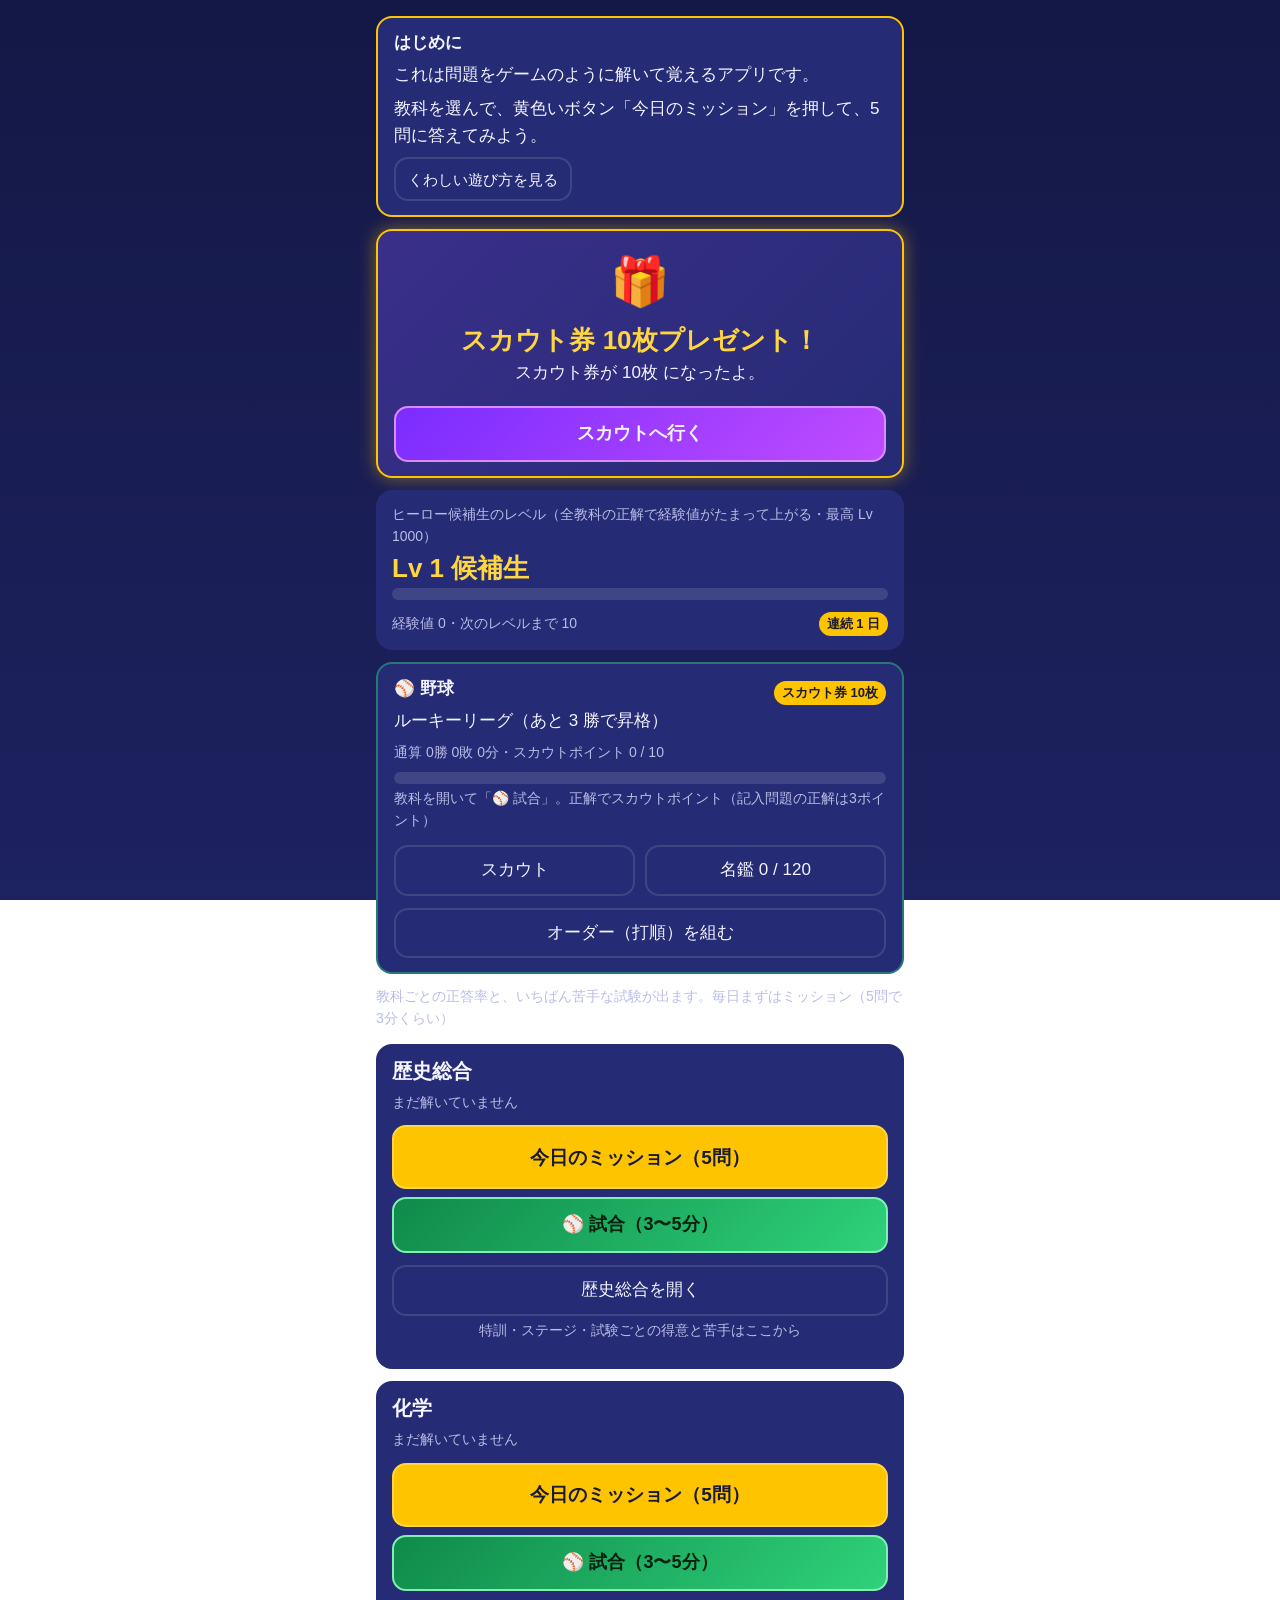
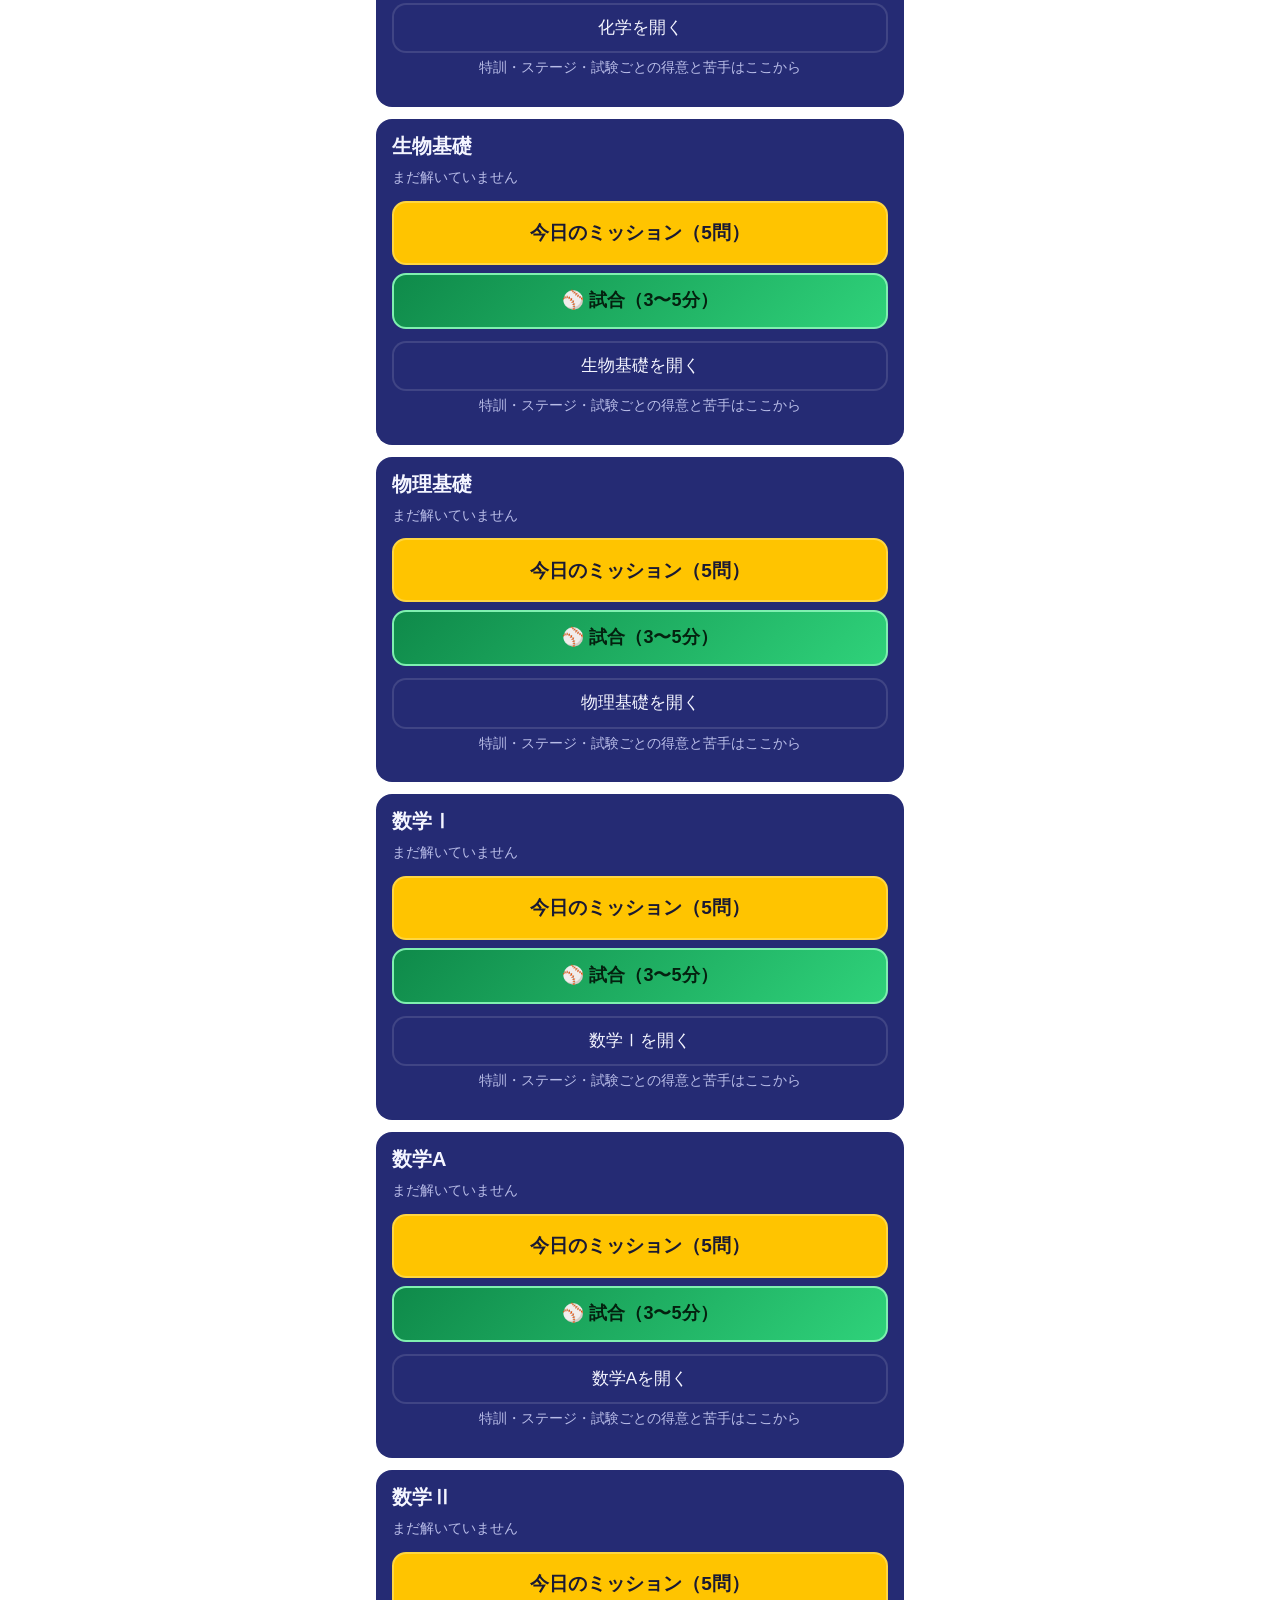
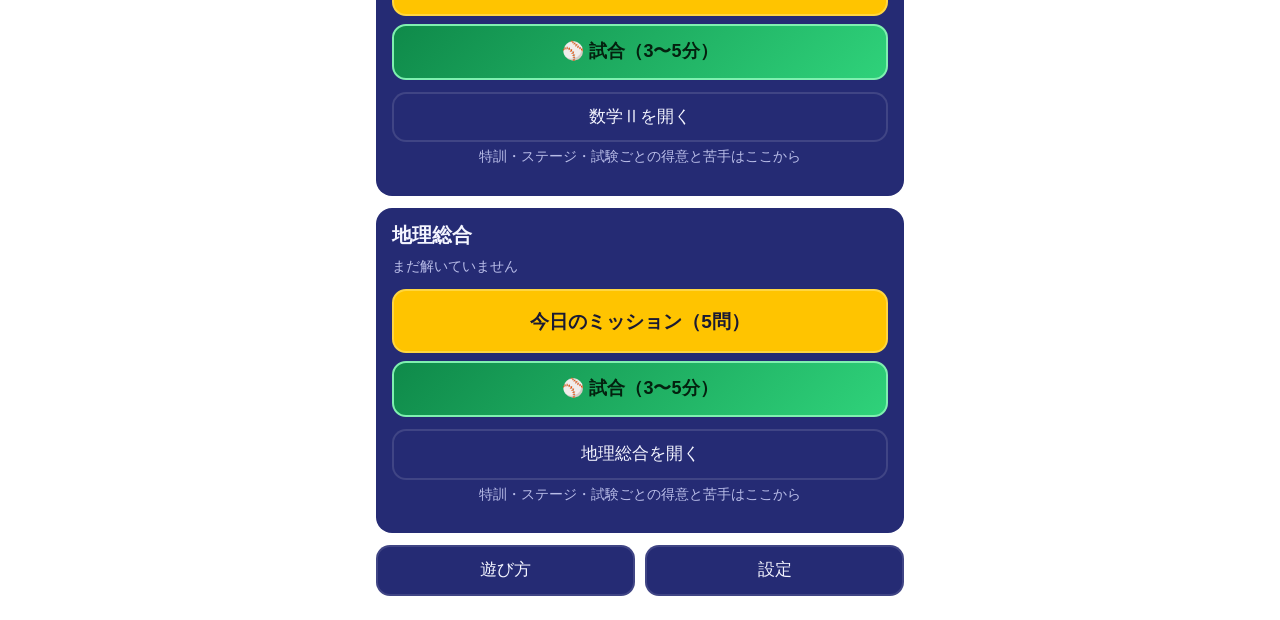
<file: index.html>
<!doctype html>
<html lang="ja">
<head>
<meta charset="utf-8">
<meta http-equiv="Content-Security-Policy" content="default-src 'self'; script-src 'self' 'sha256-jjPftPPTDgRGlMWRJKVEMQm3pmzmMy0FUeo7hcUHc6I='; style-src 'self' 'unsafe-inline'; img-src 'self' data:; connect-src 'self' https://script.google.com https://script.googleusercontent.com; manifest-src 'self'; worker-src 'self'; object-src 'none'; base-uri 'none'; form-action 'none'">
<meta name="referrer" content="no-referrer">
<meta name="viewport" content="width=device-width, initial-scale=1, viewport-fit=cover">
<meta name="robots" content="noindex,nofollow">
<meta name="apple-mobile-web-app-capable" content="yes">
<meta name="mobile-web-app-capable" content="yes">
<meta name="apple-mobile-web-app-status-bar-style" content="black-translucent">
<meta name="apple-mobile-web-app-title" content="ヒーロー試験">
<meta name="theme-color" content="#141846">
<title>ヒーロー候補生の試験</title>
<link rel="manifest" href="manifest.webmanifest">
<link rel="apple-touch-icon" href="icon-180.png">
<link rel="icon" type="image/png" href="icon-192.png">
<link rel="stylesheet" href="style.css">
</head>
<body>
<main id="app" aria-live="polite"></main>
<noscript>このアプリを使うには JavaScript を有効にしてください。</noscript>
<script type="module" src="js/app.js"></script>
<script>
  // アプリが起動できなかったとき（とても古い iOS など）に、真っ暗のままにしない
  setTimeout(function () {
    var app = document.getElementById('app');
    if (app && !app.firstChild) {
      app.innerHTML = '<div class="panel"><p>アプリを起動できませんでした。</p><p class="muted">iPhone の「設定」→「一般」→「ソフトウェアアップデート」で iOS を新しくしてから、もう一度開いてください。</p></div>';
    }
  }, 4000);
</script>
</body>
</html>
</file>
<file: style.css>
:root {
  --bg: #141846;
  --bg2: #1d2260;
  --panel: #252b74;
  --text: #f4f5ff;
  --muted: #b9bde8;
  --gold: #ffc400;
  --gold2: #ffd640;
  --ok: #2fd27a;
  --ng: #ff5a6a;
  --villain: #c04cff;
  --radius: 16px;
}
* { box-sizing: border-box; }
html, body { margin: 0; padding: 0; }
body {
  background: linear-gradient(180deg, var(--bg) 0%, var(--bg2) 100%) fixed;
  color: var(--text);
  font-family: -apple-system, BlinkMacSystemFont, "Hiragino Sans", "Hiragino Kaku Gothic ProN", "Yu Gothic UI", Meiryo, sans-serif;
  font-size: 17px;
  line-height: 1.55;
  min-height: 100vh;
  -webkit-text-size-adjust: 100%;
  -webkit-tap-highlight-color: transparent;
  overflow-x: hidden;
}
#app {
  max-width: 560px;
  margin: 0 auto;
  padding: calc(env(safe-area-inset-top) + 16px) 16px calc(env(safe-area-inset-bottom) + 24px);
}
h1, h2, h3 { margin: 0 0 8px; line-height: 1.3; }
h1 { font-size: 22px; }
h2 { font-size: 19px; }
h3 { font-size: 17px; }
p { margin: 0 0 8px; }
.muted { color: var(--muted); font-size: 14px; }
.panel { background: var(--panel); border-radius: var(--radius); padding: 14px 16px; margin: 0 0 12px; }
.row { display: flex; gap: 10px; align-items: center; }
.row.wrap { flex-wrap: wrap; }
.spacer { flex: 1; }
.grid2 { display: grid; grid-template-columns: 1fr 1fr; gap: 10px; }

button {
  font: inherit;
  color: var(--text);
  background: var(--panel);
  border: 2px solid rgba(255, 255, 255, 0.12);
  border-radius: 14px;
  min-height: 48px;
  padding: 10px 14px;
  cursor: pointer;
  touch-action: manipulation;
  text-align: center;
  width: 100%;
}
button:active { transform: scale(0.98); }
button:disabled { opacity: 0.45; }
button.primary { background: var(--gold); color: #1a1a33; border-color: var(--gold2); font-weight: 700; font-size: 19px; min-height: 64px; }
button.secondary { background: #3a41a0; }
button.small { min-height: 44px; font-size: 15px; width: auto; padding: 8px 12px; }
button.ghost { background: transparent; }
button.choice { text-align: left; margin-bottom: 10px; }
button.correct { background: var(--ok); color: #04321a; border-color: var(--ok); opacity: 1; }
button.wrong { background: var(--ng); color: #3d0008; border-color: var(--ng); opacity: 1; }
button.picked { border-color: var(--gold); }
.tf { display: grid; grid-template-columns: 1fr 1fr; gap: 12px; }
.tf button { font-size: 40px; min-height: 96px; font-weight: 700; }

.bar { height: 12px; background: rgba(255, 255, 255, 0.12); border-radius: 6px; overflow: hidden; }
.bar > span { display: block; height: 100%; background: var(--gold); border-radius: 6px; transition: width 0.4s; }
.bar.timer > span { background: var(--ng); transition: width 0.1s linear; }
.stat { display: grid; grid-template-columns: 3.2em 1fr 2.6em; gap: 8px; align-items: center; font-size: 14px; margin: 4px 0; }
.stat .bar > span { background: var(--ok); }

.rank { font-size: 26px; font-weight: 800; color: var(--gold2); }
.badge { display: inline-block; font-size: 13px; padding: 2px 8px; border-radius: 999px; background: rgba(255, 255, 255, 0.14); }
.badge.gold { background: var(--gold); color: #1a1a33; font-weight: 700; }
.badge.villain { background: var(--villain); }
.badge.off { background: #555; }
/* 得意・苦手 */
.badge.lv-good { background: var(--ok); color: #04321a; font-weight: 700; }
.badge.lv-ok { background: rgba(255, 255, 255, 0.22); }
.badge.lv-weak { background: var(--ng); color: #3d0008; font-weight: 700; }
.badge.lv-few { background: transparent; color: var(--muted); border: 1px solid rgba(255, 255, 255, 0.25); }
.skill { display: grid; grid-template-columns: 1fr auto; gap: 2px 8px; align-items: center; font-size: 14px; margin: 8px 0; }
.skill .bar { grid-column: 1 / -1; }
.skill.weak .bar > span { background: var(--ng); }
.skill.good .bar > span { background: var(--ok); }
.subject h3 { font-size: 20px; }

.qtext { font-size: 19px; font-weight: 700; margin: 8px 0 14px; }
.feedback { border-radius: var(--radius); padding: 12px 14px; margin: 12px 0; }
.feedback.ok { background: rgba(47, 210, 122, 0.18); border: 2px solid var(--ok); }
.feedback.ng { background: rgba(255, 90, 106, 0.18); border: 2px solid var(--ng); }
.big { font-size: 28px; font-weight: 800; }
.num { display: inline-block; min-width: 1.6em; height: 1.6em; line-height: 1.6em; border-radius: 50%; background: var(--gold); color: #1a1a33; text-align: center; font-weight: 800; margin-right: 8px; }
.num.empty { background: rgba(255, 255, 255, 0.18); color: transparent; }

.cardgrid { display: grid; grid-template-columns: repeat(2, 1fr); gap: 8px; }
.card { border-radius: 12px; padding: 10px; min-height: 56px; background: linear-gradient(135deg, #ffd640, #ff9f1c); color: #1a1a33; font-weight: 700; font-size: 15px; display: flex; align-items: center; }
.card.locked { background: rgba(255, 255, 255, 0.08); color: var(--muted); font-weight: 400; }
.phrase { margin: 10px 0 4px; font-size: 13px; color: var(--muted); }
.song { white-space: pre-line; font-size: 18px; line-height: 1.9; }
.summary li { margin-bottom: 8px; }
.pop { animation: pop 0.45s ease-out; }
@keyframes pop { 0% { transform: scale(0.7); opacity: 0; } 70% { transform: scale(1.08); opacity: 1; } 100% { transform: scale(1); } }
.shake { animation: shake 0.35s; }
@keyframes shake { 25% { transform: translateX(-6px); } 75% { transform: translateX(6px); } }
.danger { background: #8a1f2b; }
/* ボス戦 */
button.boss { background: linear-gradient(135deg, #7b2cff, #c04cff); border-color: #d98cff; font-weight: 700; font-size: 18px; min-height: 56px; }
.bosscard.subject { border: 2px solid #d98cff; }
.bosscard.ura { border: 2px solid #ff5f7e; background: linear-gradient(160deg, rgba(255, 95, 126, 0.16), rgba(20, 10, 40, 0.4)); }
.bosscard.ura.locked { border-style: dashed; opacity: 0.7; background: none; }
.bossname { font-size: 24px; color: #e8c2ff; }
.reward { color: var(--gold2); font-weight: 700; }
.bar.boss > span { background: #c04cff; }
.score { font-size: 64px; font-weight: 900; line-height: 1.1; margin: 4px 0; }
.win { border: 3px solid var(--gold); background: linear-gradient(180deg, #3a2a8a, var(--panel)); }
.win .score { color: var(--gold2); }
.lose { border: 2px solid rgba(255, 255, 255, 0.2); }
.reward-panel { text-align: center; border: 2px solid var(--gold); }
.review { border-top: 1px solid rgba(255, 255, 255, 0.15); padding-top: 8px; margin-top: 8px; }
.review .rq { font-weight: 700; }
.why { text-align: left; background: rgba(255, 154, 164, 0.10); border-left: 4px solid #ff9aa4; border-radius: 8px; padding: 8px 10px; margin: 8px 0; }
.why p { margin: 4px 0 0; }
.whyHead { font-weight: 700; color: #ff9aa4; font-size: 0.92em; }
.okText { color: var(--ok); }
.ngText { color: #ff9aa4; }
.center { text-align: center; }
.mt { margin-top: 12px; }
input.answer {
  font: inherit;
  font-size: 20px;
  width: 100%;
  min-height: 56px;
  padding: 10px 14px;
  color: var(--text);
  background: var(--bg);
  border: 2px solid rgba(255, 255, 255, 0.35);
  border-radius: 14px;
  margin: 4px 0 8px;
}
input.answer:focus { outline: none; border-color: var(--gold); }
input.answer.correct { border-color: var(--ok); }
input.answer.wrong { border-color: var(--ng); }
input.answer:disabled { opacity: 1; }
.answerline { font-size: 18px; }
.answerline b { color: var(--gold); }
.note { margin: 4px 0 14px; }
.guide { border: 2px solid var(--gold); }

/* ---- 野球モード（2026-11-25） ---- */
button.game { background: linear-gradient(135deg, #0f8a4a, #2fd27a); border-color: #7ff0b0; color: #04210f; font-weight: 800; font-size: 18px; min-height: 56px; margin-top: 8px; }
.bbpanel { border: 2px solid rgba(47, 210, 122, 0.45); }
.gold { color: var(--gold2); font-weight: 700; }
.scoreboard { background: #0d3b25; border: 2px solid #2fd27a; border-radius: var(--radius); padding: 10px 14px; margin: 8px 0 12px; position: relative; }
.scoreboard > .row { padding-right: 62px; }
.scoreboard .outs { margin-left: 8px; color: var(--gold2); letter-spacing: 2px; }
.scoreboard .score { display: flex; align-items: center; justify-content: center; gap: 10px; margin: 6px 0; padding-right: 64px; }
.scoreboard .score b { font-size: 30px; color: #fff; }
.scoreboard .tname { font-size: 13px; color: var(--muted); max-width: 7em; text-align: center; }
.diamond { position: absolute; right: 12px; top: 50%; margin-top: -26px; width: 52px; height: 52px; }
.diamond .base { position: absolute; width: 16px; height: 16px; transform: rotate(45deg); border: 2px solid #9fe8c0; background: transparent; }
.diamond .base.on { background: var(--gold); border-color: var(--gold2); }
.diamond .b2 { left: 18px; top: 0; }
.diamond .b3 { left: 0; top: 18px; }
.diamond .b1 { right: 0; top: 18px; }
.play { text-align: center; margin: 8px 0; padding: 8px; border-radius: 12px; background: rgba(255, 255, 255, 0.08); }
.play .big { font-size: 26px; font-weight: 800; }
.play.single .big { color: #7ff0b0; }
.play.double .big { color: var(--gold2); }
.play.hr { background: linear-gradient(135deg, rgba(255, 196, 0, 0.35), rgba(255, 90, 106, 0.35)); }
.play.hr .big { color: #fff; font-size: 30px; }
.play.out .big { color: var(--muted); }
.pgrid { display: grid; grid-template-columns: repeat(2, 1fr); gap: 8px; margin-bottom: 12px; }
.pcard { border-radius: 12px; padding: 8px 10px; min-height: 104px; color: #1a1a33; display: flex; flex-direction: column; gap: 2px; border: 2px solid transparent; }
.pcard.r-B { background: linear-gradient(135deg, #e6e9f5, #b9bde8); }
.pcard.r-A { background: linear-gradient(135deg, #bfe3ff, #5aa9ff); }
.pcard.r-S { background: linear-gradient(135deg, #ff9ad5, #b06cff 50%, #5ad1ff); border-color: #fff; box-shadow: 0 0 14px rgba(255, 255, 255, 0.6); }
.pcard.locked { background: rgba(255, 255, 255, 0.08); color: var(--muted); border-color: rgba(255, 255, 255, 0.15); box-shadow: none; justify-content: center; align-items: center; }
.pcard .prar { font-size: 12px; font-weight: 800; display: flex; justify-content: space-between; align-items: center; }
.pcard .pnum { font-size: 12px; opacity: 0.8; }
.pcard .pname { font-size: 16px; font-weight: 800; }
.pcard .pstar { font-size: 13px; color: #b36b00; letter-spacing: 1px; }
.pcard .pnote { font-size: 11px; opacity: 0.85; }
.rtag { display: inline-block; font-size: 13px; padding: 2px 10px; border-radius: 999px; color: #1a1a33; font-weight: 800; }
.rtag.r-B { background: #b9bde8; }
.rtag.r-A { background: #5aa9ff; }
.rtag.r-S { background: linear-gradient(90deg, #ff9ad5, #b06cff, #5ad1ff); }
.scouting { display: flex; flex-direction: column; align-items: center; justify-content: center; min-height: 60vh; gap: 16px; }
.ball { width: 110px; height: 110px; border-radius: 50%; background: radial-gradient(circle at 35% 30%, #fff, #dfe3f5 60%, #9aa0c8); border: 3px solid #fff; animation: ballspin 1.2s ease-in forwards; }
.ball.r-A { --glow: #5aa9ff; }
.ball.r-S { --glow: #ff4fd8; }
@keyframes ballspin {
  0% { transform: rotate(0) scale(0.6); box-shadow: 0 0 0 rgba(255, 255, 255, 0); }
  60% { transform: rotate(540deg) scale(1); box-shadow: 0 0 20px rgba(255, 255, 255, 0.6); }
  100% { transform: rotate(720deg) scale(1.15); box-shadow: 0 0 48px 12px var(--glow, #ffffff); }
}
@media (prefers-reduced-motion: reduce) { .ball { animation: none; } }

/* ---- オーダー（2026-11-25） ---- */
.batter { display: flex; align-items: center; gap: 8px; flex-wrap: wrap; background: rgba(255, 255, 255, 0.08); border-radius: 12px; padding: 8px 12px; margin: 0 0 10px; }
.batter.r-S { box-shadow: 0 0 10px rgba(255, 79, 216, 0.6); }
.bname { font-weight: 800; font-size: 17px; }
.pbname { font-size: 14px; color: var(--muted); }
button.slot { display: flex; align-items: center; gap: 8px; flex-wrap: wrap; text-align: left; margin-bottom: 6px; min-height: 52px; }
.pcard.pick { cursor: pointer; }
.pcard .pstat { font-size: 11px; font-weight: 700; margin-top: 2px; }

/* ---- スカウトの演出（豪華版・2026-11-25） ---- */
.stage { position: relative; min-height: 72vh; display: flex; flex-direction: column; align-items: center; justify-content: center; gap: 22px; overflow: hidden; border-radius: var(--radius); background: radial-gradient(circle at 50% 45%, #2b3196 0%, #12154a 55%, #070818 100%); }
.spot { position: absolute; top: -30%; width: 34%; height: 150%; background: linear-gradient(rgba(255, 255, 255, 0.22), rgba(255, 255, 255, 0)); transform-origin: top center; filter: blur(6px); animation: sweep 2.2s ease-in-out infinite alternate; pointer-events: none; }
.spot.l { left: 8%; }
.spot.r { right: 8%; animation-delay: -1.1s; }
@keyframes sweep { from { transform: rotate(-28deg); } to { transform: rotate(28deg); } }
.ball.rolling { animation: roll 0.5s linear infinite; transition: box-shadow 0.35s, background 0.35s; z-index: 1; }
.ball.rolling.r-B { box-shadow: 0 0 24px 6px rgba(255, 255, 255, 0.5); }
.ball.rolling.r-A { box-shadow: 0 0 36px 14px #5aa9ff; background: radial-gradient(circle at 35% 30%, #fff, #bfe3ff 60%, #5aa9ff); }
.ball.rolling.r-S { box-shadow: 0 0 64px 28px #ff4fd8, 0 0 120px 40px #5ad1ff; background: conic-gradient(#ff9ad5, #b06cff, #5ad1ff, #7ff0b0, #ffd640, #ff9ad5); animation-duration: 0.18s; }
@keyframes roll { to { transform: rotate(360deg); } }
.steptext { font-size: 24px; font-weight: 800; z-index: 1; min-height: 1.4em; }
.skip { position: absolute; right: 10px; bottom: 10px; z-index: 2; }
.flash { position: fixed; inset: 0; z-index: 60; pointer-events: none; animation: flash 0.8s ease-out forwards; background: radial-gradient(circle, #fff 0%, rgba(255, 255, 255, 0.85) 30%, rgba(255, 255, 255, 0) 70%); }
.flash.r-A { background: radial-gradient(circle, #fff 0%, #5aa9ff 35%, rgba(90, 169, 255, 0) 75%); }
.flash.r-S { background: radial-gradient(circle, #fff 0%, #ff9ad5 25%, #b06cff 45%, #5ad1ff 65%, rgba(90, 209, 255, 0) 90%); }
@keyframes flash { 0% { opacity: 0; } 15% { opacity: 1; } 100% { opacity: 0; } }
.shake { animation: bigshake 0.6s; }
@keyframes bigshake { 10%, 50%, 90% { transform: translate(-8px, 4px); } 30%, 70% { transform: translate(8px, -4px); } }
.legend-text { font-size: 44px; font-weight: 900; letter-spacing: 4px; background: linear-gradient(90deg, #ff9ad5, #b06cff, #5ad1ff, #ffd640); -webkit-background-clip: text; background-clip: text; color: transparent; animation: pop 0.5s ease-out; }
h1.legend-text.big { font-size: 30px; letter-spacing: 1px; }
.flip { perspective: 700px; }
.flip-inner { position: relative; transition: transform 0.55s cubic-bezier(0.3, 1.4, 0.5, 1); transform-style: preserve-3d; -webkit-transform-style: preserve-3d; }
.flip.open .flip-inner { transform: rotateY(180deg); }
.flip-front, .flip-back { -webkit-backface-visibility: hidden; backface-visibility: hidden; }
.flip-front { transform: rotateY(180deg); height: 100%; }
.flip-back { position: absolute; inset: 0; border-radius: 12px; display: flex; align-items: center; justify-content: center; font-size: 34px; border: 2px solid rgba(255, 255, 255, 0.3); background: repeating-linear-gradient(45deg, #2a2f8a 0 10px, #1d2260 10px 20px); }
.flip.r-S .flip-back { border-color: #fff; box-shadow: 0 0 16px #ff4fd8; }
.pcard.shine { position: relative; overflow: hidden; }
.pcard.shine::after { content: ''; position: absolute; top: -50%; left: -60%; width: 40%; height: 200%; background: linear-gradient(90deg, rgba(255, 255, 255, 0), rgba(255, 255, 255, 0.75), rgba(255, 255, 255, 0)); transform: rotate(20deg); animation: shine 2.2s ease-in-out 0.8s infinite; }
@keyframes shine { 0% { left: -60%; } 50%, 100% { left: 130%; } }
.confetti-box { position: fixed; inset: 0; pointer-events: none; z-index: 55; overflow: hidden; }
.confetti { position: absolute; top: -20px; width: 8px; height: 14px; border-radius: 2px; animation: fall 2.6s linear forwards; }
@keyframes fall { to { transform: translateY(110vh) rotate(720deg); } }
@media (prefers-reduced-motion: reduce) {
  .spot, .ball.rolling, .shake, .pcard.shine::after, .confetti { animation: none; }
  .flip-inner { transition: none; }
}

/* ---- プレゼント（2026-11-27） ---- */
.panel.gift { border: 2px solid var(--gold); background: linear-gradient(135deg, #3a2f8a, #252b74); box-shadow: 0 0 18px rgba(255, 196, 0, 0.45); }
.giftbox { font-size: 48px; animation: giftbounce 1s ease-in-out infinite alternate; }
@keyframes giftbounce { from { transform: translateY(0) rotate(-6deg); } to { transform: translateY(-6px) rotate(6deg); } }
@media (prefers-reduced-motion: reduce) { .giftbox { animation: none; } }

/* ---- 新しい版のお知らせ（2026-11-27） ---- */
.update-banner { position: fixed; left: 12px; right: 12px; bottom: calc(12px + env(safe-area-inset-bottom)); z-index: 70; display: flex; align-items: center; gap: 10px; padding: 12px 14px; border-radius: var(--radius); background: #2f3aa8; border: 2px solid var(--gold); box-shadow: 0 6px 20px rgba(0, 0, 0, 0.45); font-weight: 700; }
.update-banner span { flex: 1; }
.update-banner button { width: auto; min-height: 44px; padding: 0 16px; }

/* 計算だけモード（2026-11-28） */
.panel.calc.on { border-color: #ffd34d; box-shadow: 0 0 0 1px #ffd34d inset; }
</file>
